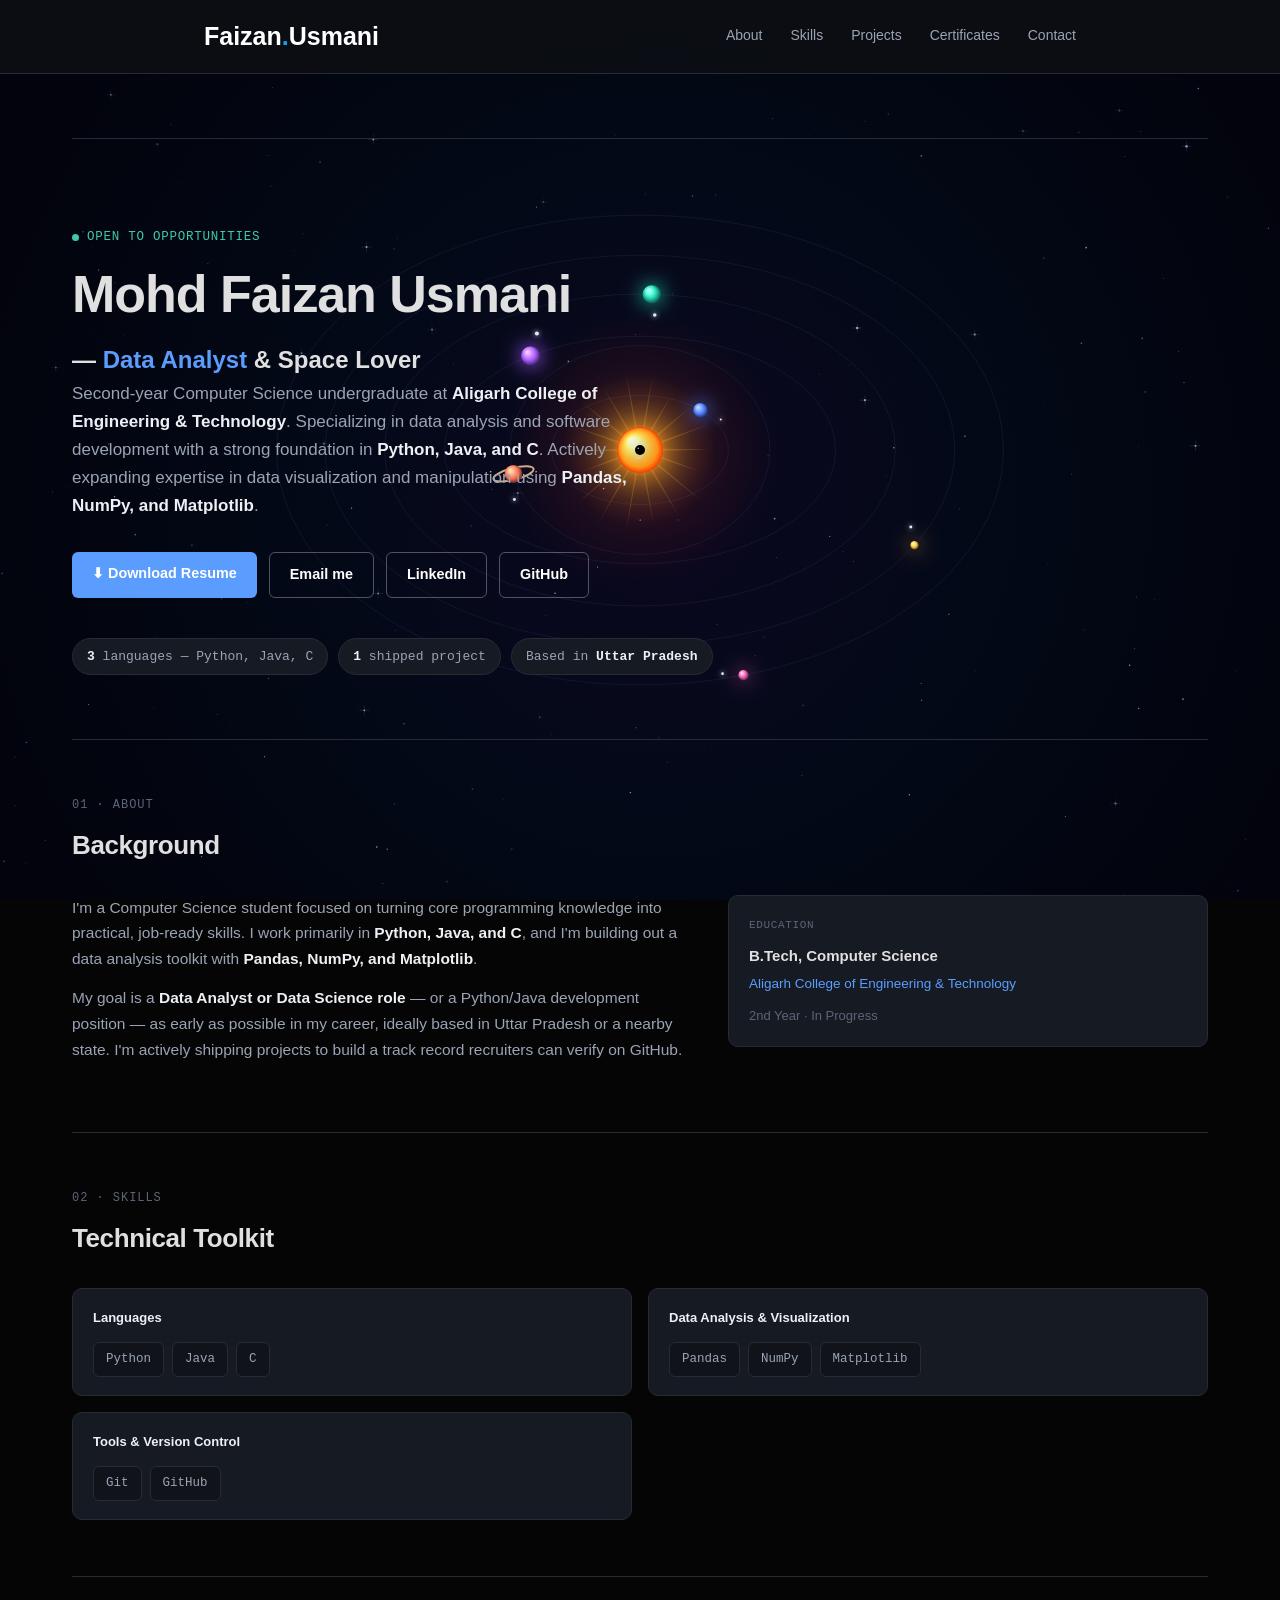
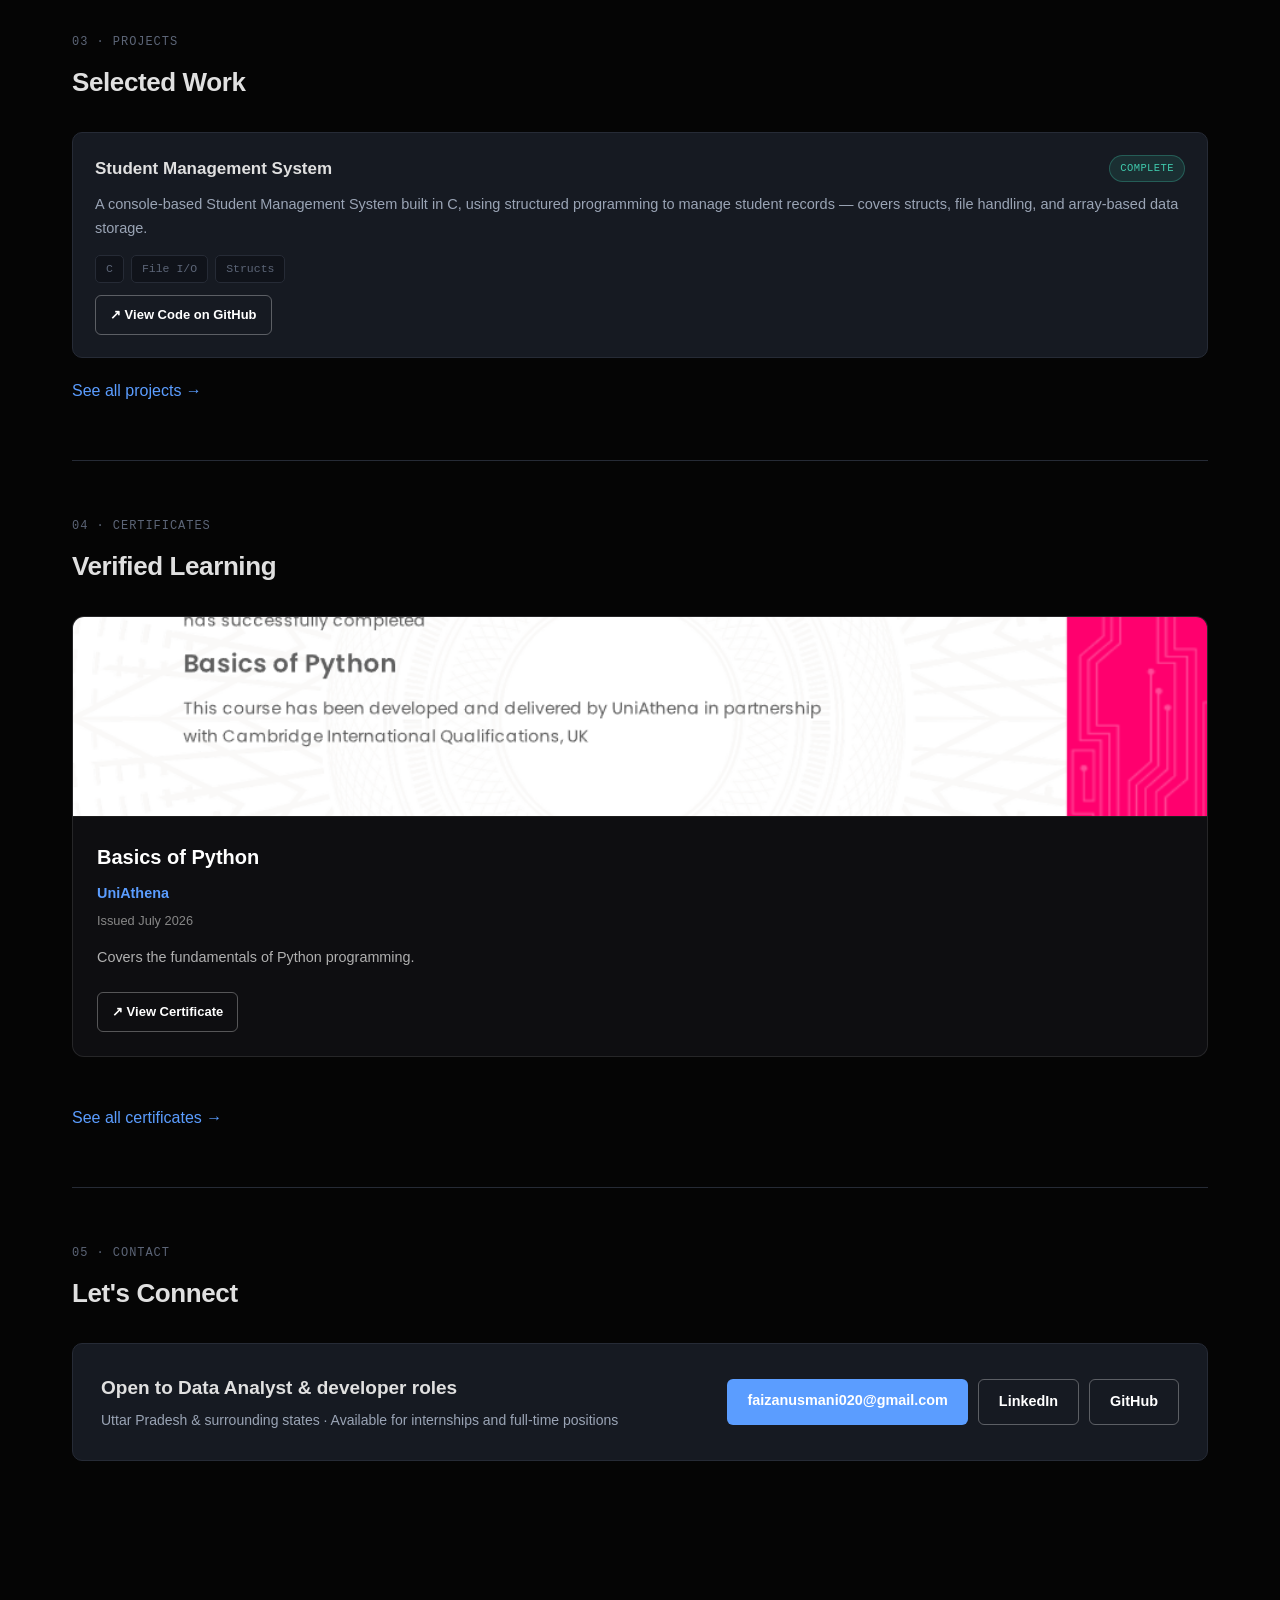
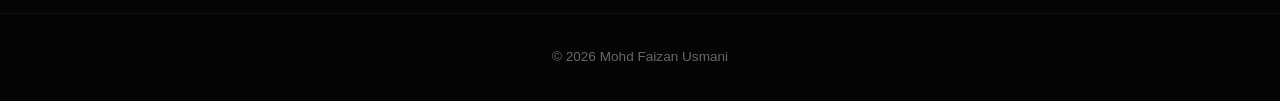
<file: index.html>
<!DOCTYPE html>
<html lang="en">
<head>
    <meta charset="UTF-8">
    <meta name="viewport" content="width=device-width, initial-scale=1.0">
    <title>Mohd Faizan Usmani — Data Analyst / Python & Java Developer</title>
    <link rel="icon" type="image/svg+xml" href="favicon.svg">
    <link rel="stylesheet" href="css/common.css">
    <link rel="stylesheet" href="css/index.css">
    <link rel="stylesheet" href="css/index2.css">
    <link rel="stylesheet" href="css/certificate.css">

    <style>
        body {
            margin: 0;
            padding: 0;
            background-color: #050505;
            overflow-x: hidden;
        }

        #bg-canvas {
            position: fixed;
            top: 0;
            left: 0;
            width: 100%;
            height: 100%;
            z-index: -1; /* Ensures canvas stays behind content */
            pointer-events: none; /* Allows clicks to pass through to buttons/links */
        }

        #content {
            position: relative;
            z-index: 1;
        }
    </style>
</head>
<body>

    <canvas id="bg-canvas"></canvas>

    <div id="content">
        <div id="site-header"></div>

        <main class="wrap">
            <!-- Hero Section -->
            <section class="hero">
                <div class="eyebrow hero-anim">Open to opportunities</div>
                <h1 class="hero-anim">Mohd Faizan Usmani<br></h1>
                <h2> —<span class="accent" style="color: #5b9dff;"> Data Analyst</span> &amp; Space Lover</h2>
                <p class="hero-sub hero-anim">
                    Second-year Computer Science undergraduate at <strong>Aligarh College of Engineering &amp; Technology</strong>.
                    Specializing in data analysis and software development with a strong foundation in <strong>Python, Java, and C</strong>.
                    Actively expanding expertise in data visualization and manipulation using <strong>Pandas, NumPy, and Matplotlib</strong>.
                </p>
                <div class="hero-actions hero-anim">
                    <a class="btn btn-primary" href="Faizan_Usmani_Resume.pdf" download>⬇ Download Resume</a>
                    <a class="btn btn-secondary" href="mailto:faizanusmani020@gmail.com">Email me</a>
                    <a class="btn btn-secondary" href="https://in.linkedin.com/in/faizanusm" target="_blank" rel="noopener">LinkedIn</a>
                    <a class="btn btn-secondary" href="https://github.com/faizanusmani20" target="_blank" rel="noopener">GitHub</a>
                </div>
                <div class="stat-strip hero-anim">
                    <span class="stat-pill"><b>3</b> languages — Python, Java, C</span>
                    <span class="stat-pill"><b>1</b> shipped project</span>
                    <span class="stat-pill">Based in <b>Uttar Pradesh</b></span>
                </div>
            </section>

            <!-- About Section -->
            <section id="about" class="reveal">
                <div class="section-head">
                    <div class="section-eyebrow">01 · About</div>
                    <h2 class="section-title">Background</h2>
                </div>
                <div class="about-grid">
                    <div class="about-body">
                        <p>I'm a Computer Science student focused on turning core programming knowledge into practical, job-ready skills. I work primarily in <strong>Python, Java, and C</strong>, and I'm building out a data analysis toolkit with <strong>Pandas, NumPy, and Matplotlib</strong>.</p>
                        <p>My goal is a <strong>Data Analyst or Data Science role</strong> — or a Python/Java development position — as early as possible in my career, ideally based in Uttar Pradesh or a nearby state. I'm actively shipping projects to build a track record recruiters can verify on GitHub.</p>
                    </div>
                    <div class="edu-card">
                        <div class="eyebrow2">Education</div>
                        <div class="degree">B.Tech, Computer Science</div>
                        <div class="school">Aligarh College of Engineering &amp; Technology</div>
                        <div class="meta">2nd Year · In Progress</div>
                    </div>
                </div>
            </section>

            <!-- Skills Section -->
            <section id="skills" class="reveal">
                <div class="section-head">
                    <div class="section-eyebrow">02 · Skills</div>
                    <h2 class="section-title">Technical Toolkit</h2>
                </div>
                <div class="skill-groups">
                    <div class="skill-group stagger">
                        <div class="label">Languages</div>
                        <div class="pill-row">
                            <span class="pill">Python</span>
                            <span class="pill">Java</span>
                            <span class="pill">C</span>
                        </div>
                    </div>
                    <div class="skill-group stagger">
                        <div class="label">Data Analysis &amp; Visualization</div>
                        <div class="pill-row">
                            <span class="pill">Pandas</span>
                            <span class="pill">NumPy</span>
                            <span class="pill">Matplotlib</span>
                        </div>
                    </div>
                    <div class="skill-group stagger">
                        <div class="label">Tools &amp; Version Control</div>
                        <div class="pill-row">
                            <span class="pill">Git</span>
                            <span class="pill">GitHub</span>
                        </div>
                    </div>
                </div>
            </section>

            <!-- Projects Section -->
            <section id="projects" class="reveal">
                <div class="section-head">
                    <div class="section-eyebrow">03 · Projects</div>
                    <h2 class="section-title">Selected Work</h2>
                </div>
                <div class="proj-grid">
                    <div class="proj-card stagger">
                        <div class="proj-top">
                            <div class="proj-name">Student Management System</div>
                            <span class="status-badge status-live">Complete</span>
                        </div>
                        <div class="proj-desc">A console-based Student Management System built in C, using structured programming to manage student records — covers structs, file handling, and array-based data storage.</div>
                        <div class="tech-tags">
                            <span class="tech-tag">C</span>
                            <span class="tech-tag">File I/O</span>
                            <span class="tech-tag">Structs</span>
                        </div>
                        <a class="btn btn-secondary" style="font-size:13px;padding:8px 14px;" href="https://github.com/faizanusmani20" target="_blank" rel="noopener">↗ View Code on GitHub</a>
                    </div>
                </div>
                <p style="margin-top:20px;"><a href="projects.html">See all projects →</a></p>
            </section>

            <!-- Certificates Section -->
            <section id="certificates" class="reveal">
                <div class="section-head">
                    <div class="section-eyebrow">04 · Certificates</div>
                    <h2 class="section-title">Verified Learning</h2>
                </div>
                <div class="cert-grid">
                    <div class="cert-card stagger">
                        <div class="cert-img-wrap">
                            <img src="images/certificates/Basics of Python.png" alt="Basics of Python certificate">
                        </div>
                        <div class="cert-body">
                            <div class="cert-name">Basics of Python</div>
                            <div class="cert-issuer">UniAthena</div>
                            <div class="cert-date">Issued July 2026</div>
                            <div class="cert-desc">Covers the fundamentals of Python programming.</div>
                            <div class="cert-actions">
                                <a class="btn btn-secondary" style="font-size:13px;padding:8px 14px;" href="images/certificates/Basics of Python.svg" target="_blank" rel="noopener">↗ View Certificate</a>
                            </div>
                        </div>
                    </div>
                </div>
                <p style="margin-top:20px;"><a href="certificate.html">See all certificates →</a></p>
            </section>

            <!-- Contact Section -->
            <section id="contact" class="reveal">
                <div class="section-head">
                    <div class="section-eyebrow">05 · Contact</div>
                    <h2 class="section-title">Let's Connect</h2>
                </div>
                <div class="contact-card">
                    <div class="contact-text">
                        <h3>Open to Data Analyst &amp; developer roles</h3>
                        <p>Uttar Pradesh &amp; surrounding states · Available for internships and full-time positions</p>
                    </div>
                    <div class="contact-links">
                        <a class="btn btn-primary" href="mailto:faizanusmani020@gmail.com">faizanusmani020@gmail.com</a>
                        <a class="btn btn-secondary" href="https://in.linkedin.com/in/faizanusm" target="_blank" rel="noopener">LinkedIn</a>
                        <a class="btn btn-secondary" href="https://github.com/faizanusmani20" target="_blank" rel="noopener">GitHub</a>
                    </div>
                </div>
            </section>
        </main>

        <footer>© 2026 Mohd Faizan Usmani</footer>
    </div>

    <!-- Scripts -->
    <script src="common.js"></script>

    <script>
        // Intersection Observer for scroll animations
        const revealEls = document.querySelectorAll('.reveal, .stagger');
        const io = new IntersectionObserver((entries) => {
            entries.forEach(entry => {
                if (entry.isIntersecting) {
                    entry.target.classList.add('in-view');
                    io.unobserve(entry.target);
                }
            });
        }, { threshold: 0.15, rootMargin: '0px 0px -40px 0px' });

        revealEls.forEach(el => io.observe(el));
    </script>

    <script src="script.js"></script>
</body>
</html>
</file>
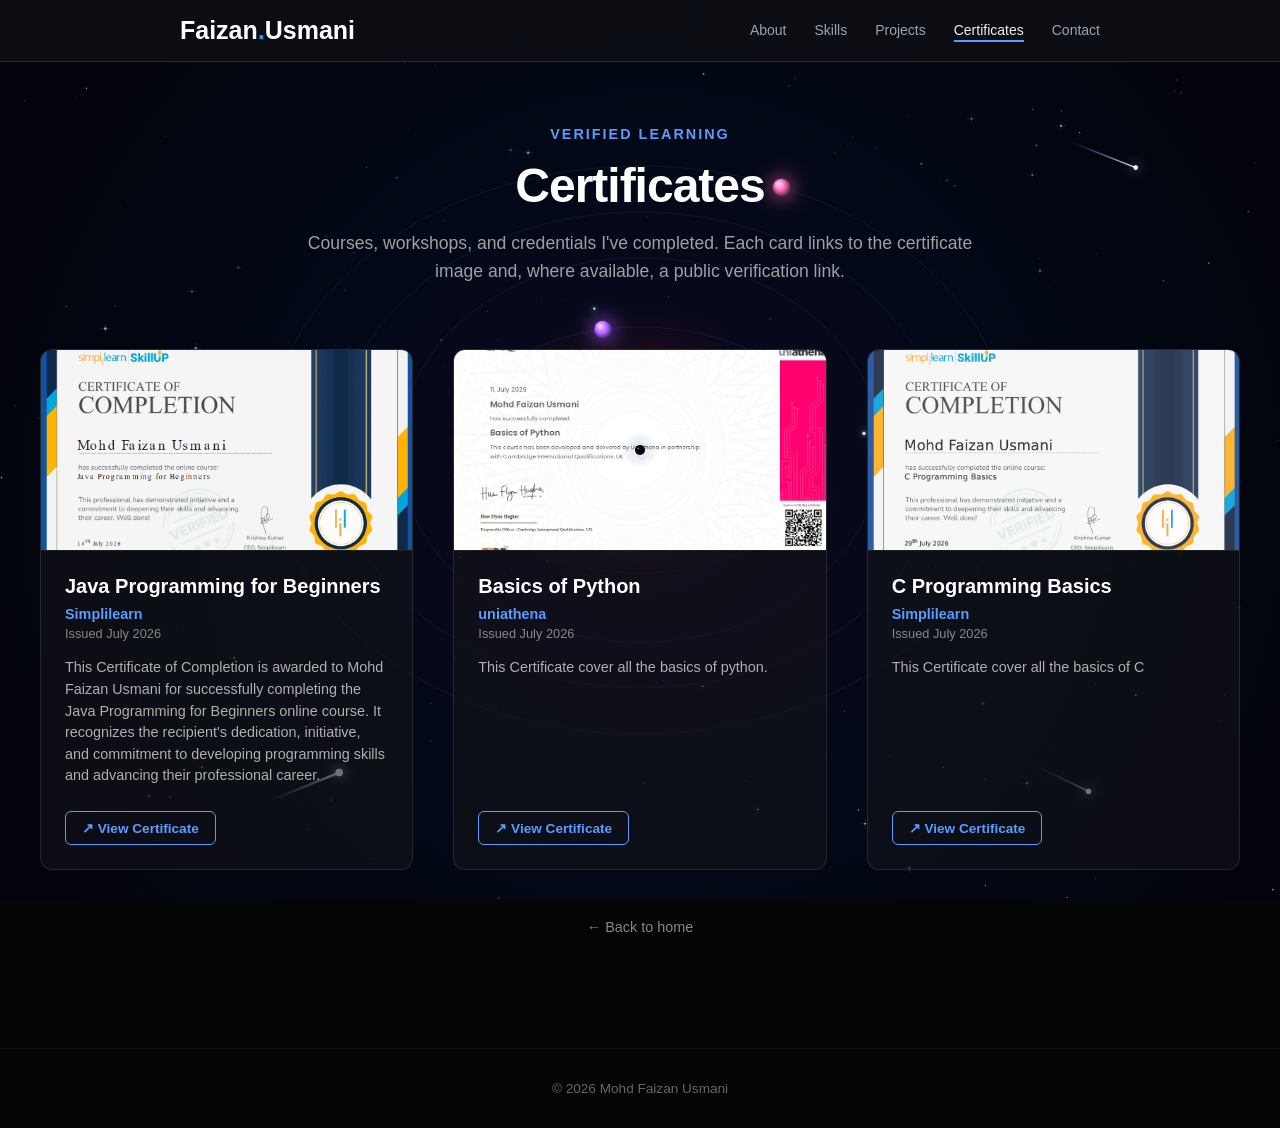
<file: certificate.html>
<!DOCTYPE html>
<html lang="en">
<head>
<meta charset="UTF-8">
<meta name="viewport" content="width=device-width, initial-scale=1.0">
<title>Certificates — Mohd Faizan Usmani</title>
<link rel="icon" type="image/svg+xml" href="favicon.svg">
<link rel="stylesheet" href ="css/common.css">
<link rel="stylesheet" href="css/certificate.css">



</head>
<body>

<canvas id="bg-canvas"></canvas>

<div id="site-header"></div>

<main class="wrap">

  <div class="page-head">
    <div class="eyebrow">Verified learning</div>
    <h1>Certificates</h1>
    <p>Courses, workshops, and credentials I've completed. Each card links to the certificate image and, where available, a public verification link.</p>
  </div>

  <section>
    <!--
      HOW TO ADD A NEW CERTIFICATE
      1. Put your certificate image in images/certificates/
         (e.g. images/certificates/python-basics.jpg)
      2. Copy the <div class="cert-card">...</div> block below
      3. Paste it inside <div class="cert-grid"> ... </div>
      4. Edit: image src, cert-name, cert-issuer, cert-date,
         cert-desc, and the verify link href
    -->
    <div class="cert-grid">


    <div class="cert-card stagger">
        <div class="cert-img-wrap">
          <img src="images/certificates/Java Programming for Beginners.png" alt="Java Programming for Beginners.png">
        </div>
        <div class="cert-body">
          <div class="cert-name">Java Programming for Beginners</div>
          <div class="cert-issuer">Simplilearn</div>
          <div class="cert-date">Issued July 2026</div>
          <div class="cert-desc">This Certificate of Completion is awarded to Mohd Faizan Usmani for successfully completing
            the Java Programming for Beginners online course. It recognizes the recipient's dedication, initiative, and commitment
            to developing programming skills and advancing their professional career.
          </div>
          <div class="cert-actions">
            <a class="btn btn-code" href="images/certificates/Java Programming for Beginners.svg" target="_blank" rel="noopener">↗ View Certificate</a>
          </div>
        </div>
      </div>




      <div class="cert-card stagger">
        <div class="cert-img-wrap">
          <img src="images/certificates/Basics of Python.png" alt="Basics of Python">
        </div>
        <div class="cert-body">
          <div class="cert-name">Basics of Python</div>
          <div class="cert-issuer">uniathena</div>
          <div class="cert-date">Issued July 2026</div>
          <div class="cert-desc">This Certificate cover all the basics of python. </div>
          <div class="cert-actions">
            <a class="btn btn-code" href="images/certificates/Basics of Python.svg" target="_blank" rel="noopener">↗ View Certificate</a>
          </div>
        </div>
      </div>

       <div class="cert-card stagger">
        <div class="cert-img-wrap">
          <img src="images/certificates/C Programming Basics.png" alt="C Programming Basics">
        </div>
        <div class="cert-body">
          <div class="cert-name">C Programming Basics</div>
          <div class="cert-issuer">Simplilearn</div>
          <div class="cert-date">Issued July 2026</div>
          <div class="cert-desc">This Certificate cover all the basics of C </div>
          <div class="cert-actions">
            <a class="btn btn-code" href="images/certificates/C Programming Basics.svg" target="_blank" rel="noopener">↗ View Certificate</a>
          </div>
        </div>
      </div>



    </div>
    <p class="back-cta"><a href="index.html">← Back to home</a></p>
  </section>

</main>

<footer>© 2026 Mohd Faizan Usmani</footer>

<script src="common.js"></script>
<script>
  const revealEls = document.querySelectorAll('.stagger');
  const io = new IntersectionObserver((entries) => {
    entries.forEach(entry => {
      if(entry.isIntersecting){
        entry.target.classList.add('in-view');
        io.unobserve(entry.target);
      }
    });
  }, { threshold: 0.15, rootMargin: '0px 0px -40px 0px' });
  revealEls.forEach(el => io.observe(el));
</script>
<script src="script.js"></script>
</body>
</html>
</file>
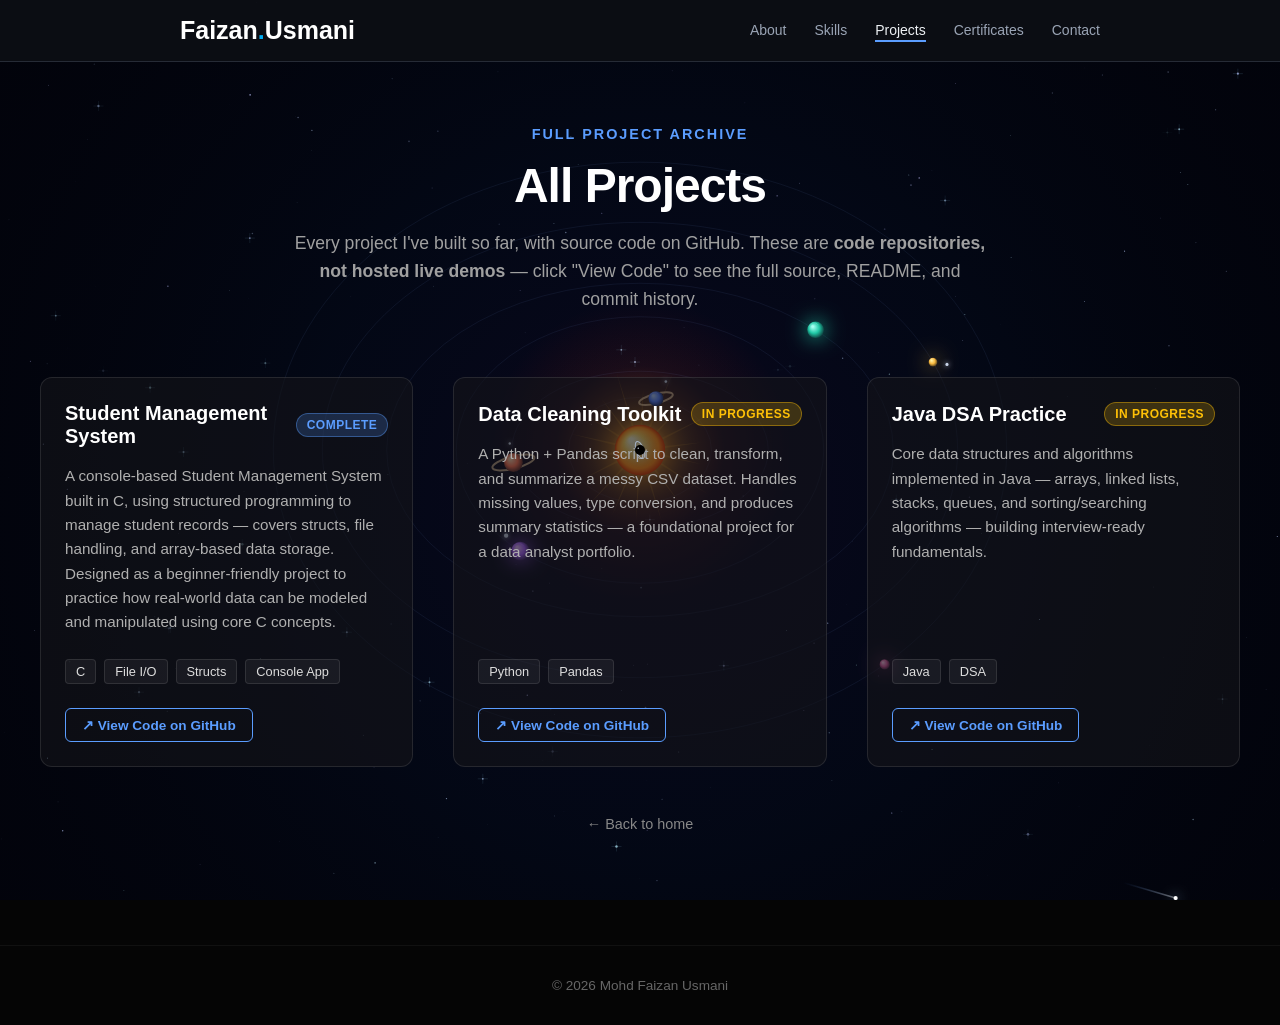
<file: projects.html>
<!DOCTYPE html>
<html lang="en">
<head>
<meta charset="UTF-8">
<meta name="viewport" content="width=device-width, initial-scale=1.0">
<title>Projects — Mohd Faizan Usmani</title>
<link rel="icon" type="image/svg+xml" href="favicon.svg">
<link rel="stylesheet" href ="css/common.css">
<link rel="stylesheet" href ="css/project.css">

</head>
<body>

<canvas id="bg-canvas"></canvas>

<div id="site-header"></div>

<main class="wrap">

  <div class="page-head">
    <div class="eyebrow">Full project archive</div>
    <h1>All Projects</h1>
    <p>Every project I've built so far, with source code on GitHub. These are <strong>code repositories, not hosted live demos</strong> — click "View Code" to see the full source, README, and commit history.</p>
  </div>

  <section>
    <div class="proj-grid">

      <div class="proj-card stagger">
        <div class="proj-top">
          <div class="proj-name">Student Management System</div>
          <span class="status-badge status-live">Complete</span>
        </div>
        <div class="proj-desc">A console-based Student Management System built in C, using structured programming to manage student records — covers structs, file handling, and array-based data storage. Designed as a beginner-friendly project to practice how real-world data can be modeled and manipulated using core C concepts.</div>
        <div class="tech-tags"><span class="tech-tag">C</span><span class="tech-tag">File I/O</span><span class="tech-tag">Structs</span><span class="tech-tag">Console App</span></div>
        <div class="proj-actions">
          <a class="btn btn-code" href="https://github.com/faizanusmani20" target="_blank" rel="noopener">↗ View Code on GitHub</a>
        </div>
      </div>

      <div class="proj-card stagger">
        <div class="proj-top">
          <div class="proj-name">Data Cleaning Toolkit</div>
          <span class="status-badge status-progress">In Progress</span>
        </div>
        <div class="proj-desc">A Python + Pandas script to clean, transform, and summarize a messy CSV dataset. Handles missing values, type conversion, and produces summary statistics — a foundational project for a data analyst portfolio.</div>
        <div class="tech-tags"><span class="tech-tag">Python</span><span class="tech-tag">Pandas</span></div>
        <div class="proj-actions">
          <a class="btn btn-code" href="https://github.com/faizanusmani20" target="_blank" rel="noopener">↗ View Code on GitHub</a>
        </div>
      </div>

      <div class="proj-card stagger">
        <div class="proj-top">
          <div class="proj-name">Java DSA Practice</div>
          <span class="status-badge status-progress">In Progress</span>
        </div>
        <div class="proj-desc">Core data structures and algorithms implemented in Java — arrays, linked lists, stacks, queues, and sorting/searching algorithms — building interview-ready fundamentals.</div>
        <div class="tech-tags"><span class="tech-tag">Java</span><span class="tech-tag">DSA</span></div>
        <div class="proj-actions">
          <a class="btn btn-code" href="https://github.com/faizanusmani20" target="_blank" rel="noopener">↗ View Code on GitHub</a>
        </div>
      </div>

    </div>

    <p class="back-cta"><a href="index.html">← Back to home</a></p>
  </section>

</main>

<footer>© 2026 Mohd Faizan Usmani</footer>

<script src="common.js"></script>
<script>
  const revealEls = document.querySelectorAll('.stagger');
  const io = new IntersectionObserver((entries) => {
    entries.forEach(entry => {
      if(entry.isIntersecting){
        entry.target.classList.add('in-view');
        io.unobserve(entry.target);
      }
    });
  }, { threshold: 0.15, rootMargin: '0px 0px -40px 0px' });
  revealEls.forEach(el => io.observe(el));
</script>
<script src="script.js"></script>
</body>
</html>
</file>
<file: css/common.css>
/* code from to line 103 is for the nav-bar and all the header section */



  :root{
    --bg: #0d0f14;
    --bg-alt: #10131a;
    --card: #161a22;
    --card-hover: #1b202b;
    --border: #262b36;
    --text: #edf0f4;
    --text-dim: #9aa4b5;
    --text-faint: #5c6577;
    --blue: #5b9dff;
    --teal: #3fc9ac;
    --amber: #e2a94a;
    --sans: 'IBM Plex Sans', sans-serif;
    --display: 'Space Grotesk', sans-serif;
    --mono: 'JetBrains Mono', monospace;
  }

  /* Nav */
  header.topbar{ position:sticky; top:0; z-index:50; background:rgba(13,15,20,0.9); backdrop-filter:blur(8px); border-bottom:1px solid var(--border); }
  .topbar-inner{ max-width:920px; margin:0 auto; padding:16px 24px; display:flex; align-items:center; justify-content:space-between; }

  /* .logo{ font-family:var(--display); font-weight:700; font-size:20px; color:var(--text); letter-spacing:-0.2px;text-decoration: none; }
  .logo span{ color:var(--blue); }  */


 .logo {
    position: relative;
    display: inline-block;
    text-decoration: none !important;
    color: #fff;
    font-size:25px;
    font-weight: 700;
    transition: color .3s ease, transform .3s ease;
}

.logo span {
    color: #00abf0;
}

.logo::after {
    content: "";
    position: absolute;
    left: 0;
    bottom: -5px;
    width: 0;
    height: 2px;
    background: #5b9dff;
    transition: width .3s ease;
}

/* .logo:hover {
    color: #00abf0;
    transform: translateY(-2px);
} */

.logo:hover::after {
    width: 100%;
}


  nav.topnav{ display:flex; gap:28px; }
  nav.topnav a{ color:var(--text-dim); font-size:14px; font-weight:500; position:relative; padding-bottom:2px; }
  nav.topnav a:hover{ color:var(--text); text-decoration:none; }
  nav.topnav a.active{ color:var(--text); }
  nav.topnav a.active::after{ width:100%; }
  nav.topnav a::after{ content:''; position:absolute; left:0; bottom:-2px; width:0; height:1.5px; background:var(--blue); transition:width .25s ease; }
  nav.topnav a:hover::after{ width:100%; }

  /* Mobile hamburger */
  .nav-toggle{ display:none; flex-direction:column; justify-content:center; gap:5px; width:34px; height:34px; background:none; border:none; cursor:pointer; padding:0; }
  .nav-toggle span{ display:block; width:100%; height:2px; background:var(--text-dim); border-radius:2px; transition:transform .25s ease, opacity .25s ease; }
  .nav-toggle.open span:nth-child(1){ transform:translateY(7px) rotate(45deg); }
  .nav-toggle.open span:nth-child(2){ opacity:0; }
  .nav-toggle.open span:nth-child(3){ transform:translateY(-7px) rotate(-45deg); }

  @media (max-width:640px){
    .topbar-inner{ position:relative; }
    .nav-toggle{ display:flex; }
    nav.topnav{
      display:flex;
      flex-direction:column;
      position:absolute;
      top:100%;
      left:0;
      right:0;
      background:var(--bg-alt);
      border-bottom:1px solid var(--border);
      padding:0 24px;
      gap:2px;
      max-height:0;
      overflow:hidden;
      transition:max-height .3s ease, padding .3s ease;
    }
    nav.topnav.open{
      max-height:280px;
      padding:12px 24px 18px;
    }
    nav.topnav a{ padding:10px 0; font-size:15px; }
  }

  a {
    text-decoration: none;
  }


                                                             /* This css section for Page transition Animation */



@view-transition {
  navigation: auto;
}

::view-transition-group(page-content){
  animation-duration: 1s;
  animation-timing-function: ease;
}

::view-transition-old(page-content){
  animation-name: slide-out;
}

::view-transition-new(page-content){
  animation-name: slide-in;
}

main {
  view-transition-name: page-content;

}

@keyframes slide-out {
  to {
    translate: -100vw;
  }
}

@keyframes slide-in {
  from {
    translate: 100vw;
  }
}
</file>
<file: css/index.css>
/* Hero */
.hero{ padding:88px 0 64px; }
.eyebrow{ font-family:var(--mono); font-size:12.5px; color:var(--teal); letter-spacing:0.06em; text-transform:uppercase; margin-bottom:18px; display:flex; align-items:center; gap:8px; }
.eyebrow::before{ content:''; width:7px; height:7px; border-radius:50%; background:var(--teal); display:inline-block; }
.hero h1{ font-family:var(--display); font-weight:700; font-size:clamp(34px,6vw,52px); letter-spacing:-1px; line-height:1.08; margin-bottom:18px; }
.hero h1 .accent{ color:var(--blue); }
.hero-sub{ color:var(--text-dim); font-size:17px; max-width:600px; margin-bottom:32px; }
.hero-sub strong{ color:var(--text); font-weight:600; }
.hero-actions{ display:flex; flex-wrap:wrap; gap:12px; }
.btn{ font-family:var(--sans); font-size:14px; font-weight:600; padding:11px 20px; border-radius:8px; display:inline-flex; align-items:center; gap:8px; transition:all .15s ease; }
.btn-primary{ background:var(--blue); color:#06090f; }
.btn-primary:hover{ background:#78b0ff; text-decoration:none; }
.btn-secondary{ background:var(--card); color:var(--text); border:1px solid var(--border); }
.btn-secondary:hover{ border-color:var(--blue); color:var(--blue); text-decoration:none; }

.stat-strip{ display:flex; flex-wrap:wrap; gap:10px; margin-top:40px; }
.stat-pill{ font-family:var(--mono); font-size:13px; color:var(--text-dim); background:var(--card); border:1px solid var(--border); padding:7px 14px; border-radius:20px; }
.stat-pill b{ color:var(--text); font-weight:600; }

/* Sections */
section{ padding:56px 0; border-top:1px solid var(--border); }
.section-head{ margin-bottom:28px; }
.section-eyebrow{ font-family:var(--mono); font-size:12px; color:var(--text-faint); text-transform:uppercase; letter-spacing:0.08em; margin-bottom:8px; }
h2.section-title{ font-family:var(--display); font-size:26px; font-weight:700; letter-spacing:-0.4px; }

/* About */
.about-grid{ display:grid; grid-template-columns: 1.3fr 1fr; gap:32px; align-items:start; }
@media (max-width:700px){ .about-grid{ grid-template-columns:1fr; } }
.about-body{ color:var(--text-dim); font-size:15.5px; }
.about-body p{ margin-bottom:14px; }
.about-body strong{ color:var(--text); font-weight:600; }
.edu-card{ border:1px solid var(--border); border-radius:10px; padding:20px; background:var(--card); }
.edu-card .eyebrow2{ font-family:var(--mono); font-size:11px; color:var(--text-faint); text-transform:uppercase; letter-spacing:0.06em; margin-bottom:10px; }
.edu-card .degree{ font-weight:600; font-size:15px; margin-bottom:4px; }
.edu-card .school{ color:var(--blue); font-size:13.5px; margin-bottom:10px; }
.edu-card .meta{ color:var(--text-faint); font-size:13px; }

/* Skills */
.skill-groups{ display:grid; grid-template-columns:repeat(2,1fr); gap:16px; }
@media (max-width:640px){ .skill-groups{ grid-template-columns:1fr; } }
.skill-group{ border:1px solid var(--border); border-radius:10px; padding:18px 20px; background:var(--card); }
.skill-group .label{ font-size:13px; font-weight:600; color:var(--text); margin-bottom:14px; }
.pill-row{ display:flex; flex-wrap:wrap; gap:8px; }
.pill{ font-family:var(--mono); font-size:12.5px; color:var(--text-dim); background:var(--bg-alt); border:1px solid var(--border); padding:6px 12px; border-radius:6px; }

/* Projects */
.proj-grid{ display:grid; grid-template-columns:1fr; gap:16px; }
.proj-card{ border:1px solid var(--border); border-radius:10px; padding:22px; background:var(--card); transition:border-color .15s ease, transform .15s ease; }
.proj-card:hover{ border-color:#39424f; transform:translateY(-2px); }
.proj-top{ display:flex; justify-content:space-between; align-items:flex-start; gap:14px; margin-bottom:10px; }
.proj-name{ font-family:var(--display); font-weight:600; font-size:17px; }
.status-badge{ font-family:var(--mono); font-size:10.5px; padding:4px 10px; border-radius:20px; white-space:nowrap; text-transform:uppercase; letter-spacing:0.04em; }
.status-live{ background:rgba(63,201,172,0.12); color:var(--teal); border:1px solid rgba(63,201,172,0.3); }
.status-progress{ background:rgba(226,169,74,0.12); color:var(--amber); border:1px solid rgba(226,169,74,0.3); }
.proj-desc{ color:var(--text-dim); font-size:14.5px; margin-bottom:14px; }
.tech-tags{ display:flex; flex-wrap:wrap; gap:7px; margin-bottom:12px; }
.tech-tag{ font-family:var(--mono); font-size:11.5px; color:var(--text-faint); background:var(--bg-alt); padding:4px 10px; border-radius:5px; border:1px solid var(--border); }
.proj-link{ font-size:13.5px; font-weight:600; }
.proj-note{ margin-top:20px; font-size:13.5px; color:var(--text-faint); border-left:2px solid var(--border); padding-left:14px; }

/* Contact */
.contact-card{ border:1px solid var(--border); border-radius:10px; background:var(--card); padding:28px; display:flex; flex-wrap:wrap; justify-content:space-between; align-items:center; gap:20px; }
.contact-text h3{ font-family:var(--display); font-size:19px; margin-bottom:6px; }
.contact-text p{ color:var(--text-dim); font-size:14px; }
.contact-links{ display:flex; flex-wrap:wrap; gap:10px; }

footer{ padding:34px 0 50px; text-align:center; font-size:13px; color:var(--text-faint); }
</file>
<file: css/index2.css>
*{ margin:0; padding:0; box-sizing:border-box; }
  html{ scroll-behavior:smooth; }
  body{ background:var(--bg); color:var(--text); font-family:var(--sans); line-height:1.65; font-size:16px; }
  @media (prefers-reduced-motion: reduce){
    *{ animation-duration:0.01ms !important; animation-iteration-count:1 !important; transition-duration:0.01ms !important; scroll-behavior:auto !important; }
    .reveal{ opacity:1 !important; transform:none !important; }
  }
  a{ color:var(--blue); text-decoration:none; }
  a:hover{ text-decoration:underline; }
  a:focus-visible, button:focus-visible{ outline:2px solid var(--blue); outline-offset:3px; }
  ::selection{ background: var(--blue); color:#06070a; }
  .wrap{ max-width:920px; margin:0 auto; padding:0 24px; }
  .reveal{ opacity:0; transform:translateY(16px); transition:opacity .6s ease, transform .6s ease; }
  .reveal.in-view{ opacity:1; transform:translateY(0); }

  @keyframes fadeSlideUp{
    from{ opacity:0; transform:translateY(28px); }
    to{ opacity:1; transform:translateY(0); }
  }
  .hero-anim{ opacity:0; animation:fadeSlideUp .8s cubic-bezier(.16,1,.3,1) forwards; }
  .hero .eyebrow.hero-anim{ animation-delay:.05s; }
  .hero h1.hero-anim{ animation-delay:.15s; }
  .hero-sub.hero-anim{ animation-delay:.3s; }
  .hero-actions.hero-anim{ animation-delay:.45s; }
  .stat-strip.hero-anim{ animation-delay:.6s; }

  .stagger{ opacity:0; transform:translateY(22px); transition:opacity .55s cubic-bezier(.16,1,.3,1), transform .55s cubic-bezier(.16,1,.3,1); }
  .stagger.in-view{ opacity:1; transform:translateY(0); }
  .stagger:nth-child(1){ transition-delay:0ms; }
  .stagger:nth-child(2){ transition-delay:90ms; }
  .stagger:nth-child(3){ transition-delay:180ms; }
  .stagger:nth-child(4){ transition-delay:270ms; }
</file>
<file: css/certificate.css>
/* --- Global & Canvas Setup --- */
body {
    margin: 0;
    padding: 0;
    background-color: #050505;
    color: #e0e0e0;
    font-family: 'Segoe UI', Tahoma, Geneva, Verdana, sans-serif;
    overflow-x: hidden;
}

#bg-canvas {
    position: fixed;
    top: 0;
    left: 0;
    width: 100%;
    height: 100%;
    z-index: -1;
    pointer-events: none;
}

#site-header {
    position: relative;
    z-index: 10;
}

main.wrap {
    max-width: 1200px;
    margin: 0 auto;
    padding: 4rem 2rem;
    position: relative;
    z-index: 1;
}

/* --- Page Header --- */
.page-head {
    margin-bottom: 4rem;
    text-align: center;
}

.page-head .eyebrow {
    font-size: 0.9rem;
    text-transform: uppercase;
    letter-spacing: 2px;
    color: #5b9dff;
    margin-bottom: 1rem;
    font-weight: 600;
}

.page-head h1 {
    font-size: 3rem;
    margin: 0 0 1rem 0;
    color: #ffffff;
    letter-spacing: -1px;
}

.page-head p {
    font-size: 1.1rem;
    color: #a0a0a0;
    max-width: 700px;
    margin: 0 auto;
    line-height: 1.6;
}

/* --- Certificate Grid --- */
.cert-grid {
    display: grid;
    grid-template-columns: repeat(auto-fit, minmax(320px, 1fr));
    gap: 2.5rem;
    margin-bottom: 3rem;
}

/* --- Certificate Card --- */
.cert-card {
    background: rgba(20, 20, 25, 0.6);
    border: 1px solid rgba(255, 255, 255, 0.1);
    border-radius: 12px;
    overflow: hidden;
    transition: transform 0.3s ease, box-shadow 0.3s ease, border-color 0.3s ease;
    display: flex;
    flex-direction: column;
    backdrop-filter: blur(10px);

    /* Animation Initial State */
    opacity: 0;
    transform: translateY(30px);
}

.cert-card.in-view {
    opacity: 1;
    transform: translateY(0);
}

.cert-card:hover {
    transform: translateY(-5px);
    border-color: #5b9dff;
    box-shadow: 0 10px 30px rgba(0, 0, 0, 0.5);
}

/* --- Image Wrapper --- */
.cert-img-wrap {
    width: 100%;
    height: 200px; /* Fixed height for consistency */
    background: #111;
    display: flex;
    align-items: center;
    justify-content: center;
    overflow: hidden;
    border-bottom: 1px solid rgba(255, 255, 255, 0.05);
}

.cert-img-wrap img {
    width: 100%;
    height: 100%;
    object-fit: cover; /* Ensures image fills the area without stretching */
    transition: transform 0.5s ease;
}

.cert-card:hover .cert-img-wrap img {
    transform: scale(1.05);
}

/* --- Card Body --- */
.cert-body {
    padding: 1.5rem;
    flex-grow: 1;
    display: flex;
    flex-direction: column;
}

.cert-name {
    font-size: 1.25rem;
    font-weight: 700;
    color: #fff;
    margin-bottom: 0.5rem;
}

.cert-issuer {
    font-size: 0.9rem;
    color: #5b9dff;
    margin-bottom: 0.25rem;
    font-weight: 600;
}

.cert-date {
    font-size: 0.8rem;
    color: #888;
    margin-bottom: 1rem;
}

.cert-desc {
    font-size: 0.9rem;
    color: #b0b0b0;
    line-height: 1.5;
    margin-bottom: 1.5rem;
    flex-grow: 1;
}

.cert-actions {
    margin-top: auto;
}

/* --- Buttons (Shared with projects.css but redefined for safety) --- */
.btn {
    display: inline-block;
    padding: 10px 20px;
    border-radius: 6px;
    text-decoration: none;
    font-weight: 600;
    font-size: 0.9rem;
    transition: all 0.2s ease;
    cursor: pointer;
    border: none;
}

.btn-primary {
    background: #5b9dff;
    color: #fff;
}

.btn-primary:hover {
    background: #4a8bc9;
    transform: translateY(-1px);
}

.btn-secondary {
    background: transparent;
    color: #fff;
    border: 1px solid rgba(255, 255, 255, 0.3);
}

.btn-secondary:hover {
    border-color: #fff;
    background: rgba(255, 255, 255, 0.1);
}

.btn-code {
    background: transparent;
    color: #5b9dff;
    border: 1px solid #5b9dff;
    font-size: 0.85rem;
    padding: 8px 16px;
}

.btn-code:hover {
    background: rgba(91, 157, 255, 0.1);
}

/* --- Footer & Back Link --- */
.back-cta {
    text-align: center;
    margin-top: 3rem;
}

.back-cta a {
    color: #888;
    text-decoration: none;
    font-size: 0.9rem;
    transition: color 0.2s;
}

.back-cta a:hover {
    color: #fff;
}

footer {
    text-align: center;
    padding: 2rem;
    color: #666;
    font-size: 0.85rem;
    border-top: 1px solid rgba(255, 255, 255, 0.05);
    margin-top: 2rem;
}

/* --- Responsive --- */
@media (max-width: 768px) {
    .page-head h1 {
        font-size: 2.2rem;
    }
    .cert-grid {
        grid-template-columns: 1fr;
    }
}


/* Space Background Setup */
body {
    background-color: #050505; /* Deep space black */
    overflow-x: hidden;
}

#bg-canvas {
    position: fixed;
    top: 0;
    left: 0;
    width: 100%;
    height: 100%;
    z-index: -1; /* Stays behind content */
    pointer-events: none; /* Allows clicks to pass through */
}

/* Optional: Add a subtle glow to the canvas container if needed */
#bg-canvas {
    filter: brightness(1.1);
}
</file>
<file: css/project.css>
/* --- Global & Canvas Setup --- */
body {
    margin: 0;
    padding: 0;
    background-color: #050505;
    color: #e0e0e0;
    font-family: 'Segoe UI', Tahoma, Geneva, Verdana, sans-serif;
    overflow-x: hidden;
}

#bg-canvas {
    position: fixed;
    top: 0;
    left: 0;
    width: 100%;
    height: 100%;
    z-index: -1;
    pointer-events: none;
}

#site-header {
    /* Ensure header is above canvas but below content if needed,
       usually header is fixed or static. Adjust z-index if header overlaps. */
    position: relative;
    z-index: 10;
}

main.wrap {
    max-width: 1200px;
    margin: 0 auto;
    padding: 4rem 2rem;
    position: relative;
    z-index: 1;
}

/* --- Page Header --- */
.page-head {
    margin-bottom: 4rem;
    text-align: center;
}

.page-head .eyebrow {
    font-size: 0.9rem;
    text-transform: uppercase;
    letter-spacing: 2px;
    color: #5b9dff;
    margin-bottom: 1rem;
    font-weight: 600;
}

.page-head h1 {
    font-size: 3rem;
    margin: 0 0 1rem 0;
    color: #ffffff;
    letter-spacing: -1px;
}

.page-head p {
    font-size: 1.1rem;
    color: #a0a0a0;
    max-width: 700px;
    margin: 0 auto;
    line-height: 1.6;
}

/* --- Project Grid --- */
.proj-grid {
    display: grid;
    grid-template-columns: repeat(auto-fit, minmax(320px, 1fr));
    gap: 2.5rem;
    margin-bottom: 3rem;
}

/* --- Project Card --- */
.proj-card {
    background: rgba(20, 20, 25, 0.6);
    border: 1px solid rgba(255, 255, 255, 0.1);
    border-radius: 12px;
    padding: 1.5rem;
    transition: transform 0.3s ease, box-shadow 0.3s ease, border-color 0.3s ease;
    display: flex;
    flex-direction: column;
    backdrop-filter: blur(10px);

    /* Animation Initial State */
    opacity: 0;
    transform: translateY(30px);
}

.proj-card.in-view {
    opacity: 1;
    transform: translateY(0);
}

.proj-card:hover {
    transform: translateY(-5px);
    border-color: #5b9dff;
    box-shadow: 0 10px 30px rgba(0, 0, 0, 0.5);
}

.proj-top {
    display: flex;
    justify-content: space-between;
    align-items: center;
    margin-bottom: 1rem;
}

.proj-name {
    font-size: 1.25rem;
    font-weight: 700;
    color: #fff;
}

.status-badge {
    font-size: 0.75rem;
    padding: 4px 10px;
    border-radius: 20px;
    font-weight: 600;
    text-transform: uppercase;
    letter-spacing: 0.5px;
}

.status-live {
    background: rgba(91, 157, 255, 0.2);
    color: #5b9dff;
    border: 1px solid rgba(91, 157, 255, 0.4);
}

.status-progress {
    background: rgba(255, 193, 7, 0.2);
    color: #ffc107;
    border: 1px solid rgba(255, 193, 7, 0.4);
}

.proj-desc {
    font-size: 0.95rem;
    color: #b0b0b0;
    line-height: 1.6;
    margin-bottom: 1.5rem;
    flex-grow: 1;
}

.tech-tags {
    display: flex;
    flex-wrap: wrap;
    gap: 0.5rem;
    margin-bottom: 1.5rem;
}

.tech-tag {
    font-size: 0.8rem;
    background: rgba(255, 255, 255, 0.05);
    color: #ddd;
    padding: 4px 10px;
    border-radius: 4px;
    border: 1px solid rgba(255, 255, 255, 0.1);
}

.proj-actions {
    margin-top: auto;
}

/* --- Buttons --- */
.btn {
    display: inline-block;
    padding: 10px 20px;
    border-radius: 6px;
    text-decoration: none;
    font-weight: 600;
    font-size: 0.9rem;
    transition: all 0.2s ease;
    cursor: pointer;
    border: none;
}

.btn-primary {
    background: #5b9dff;
    color: #fff;
}

.btn-primary:hover {
    background: #4a8bc9;
    transform: translateY(-1px);
}

.btn-secondary {
    background: transparent;
    color: #fff;
    border: 1px solid rgba(255, 255, 255, 0.3);
}

.btn-secondary:hover {
    border-color: #fff;
    background: rgba(255, 255, 255, 0.1);
}

.btn-code {
    background: transparent;
    color: #5b9dff;
    border: 1px solid #5b9dff;
    font-size: 0.85rem;
    padding: 8px 16px;
}

.btn-code:hover {
    background: rgba(91, 157, 255, 0.1);
}

/* --- Footer & Back Link --- */
.back-cta {
    text-align: center;
    margin-top: 3rem;
}

.back-cta a {
    color: #888;
    text-decoration: none;
    font-size: 0.9rem;
    transition: color 0.2s;
}

.back-cta a:hover {
    color: #fff;
}

footer {
    text-align: center;
    padding: 2rem;
    color: #666;
    font-size: 0.85rem;
    border-top: 1px solid rgba(255, 255, 255, 0.05);
    margin-top: 2rem;
}

/* --- Responsive --- */
@media (max-width: 768px) {
    .page-head h1 {
        font-size: 2.2rem;
    }
    .proj-grid {
        grid-template-columns: 1fr;
    }
}
</file>
